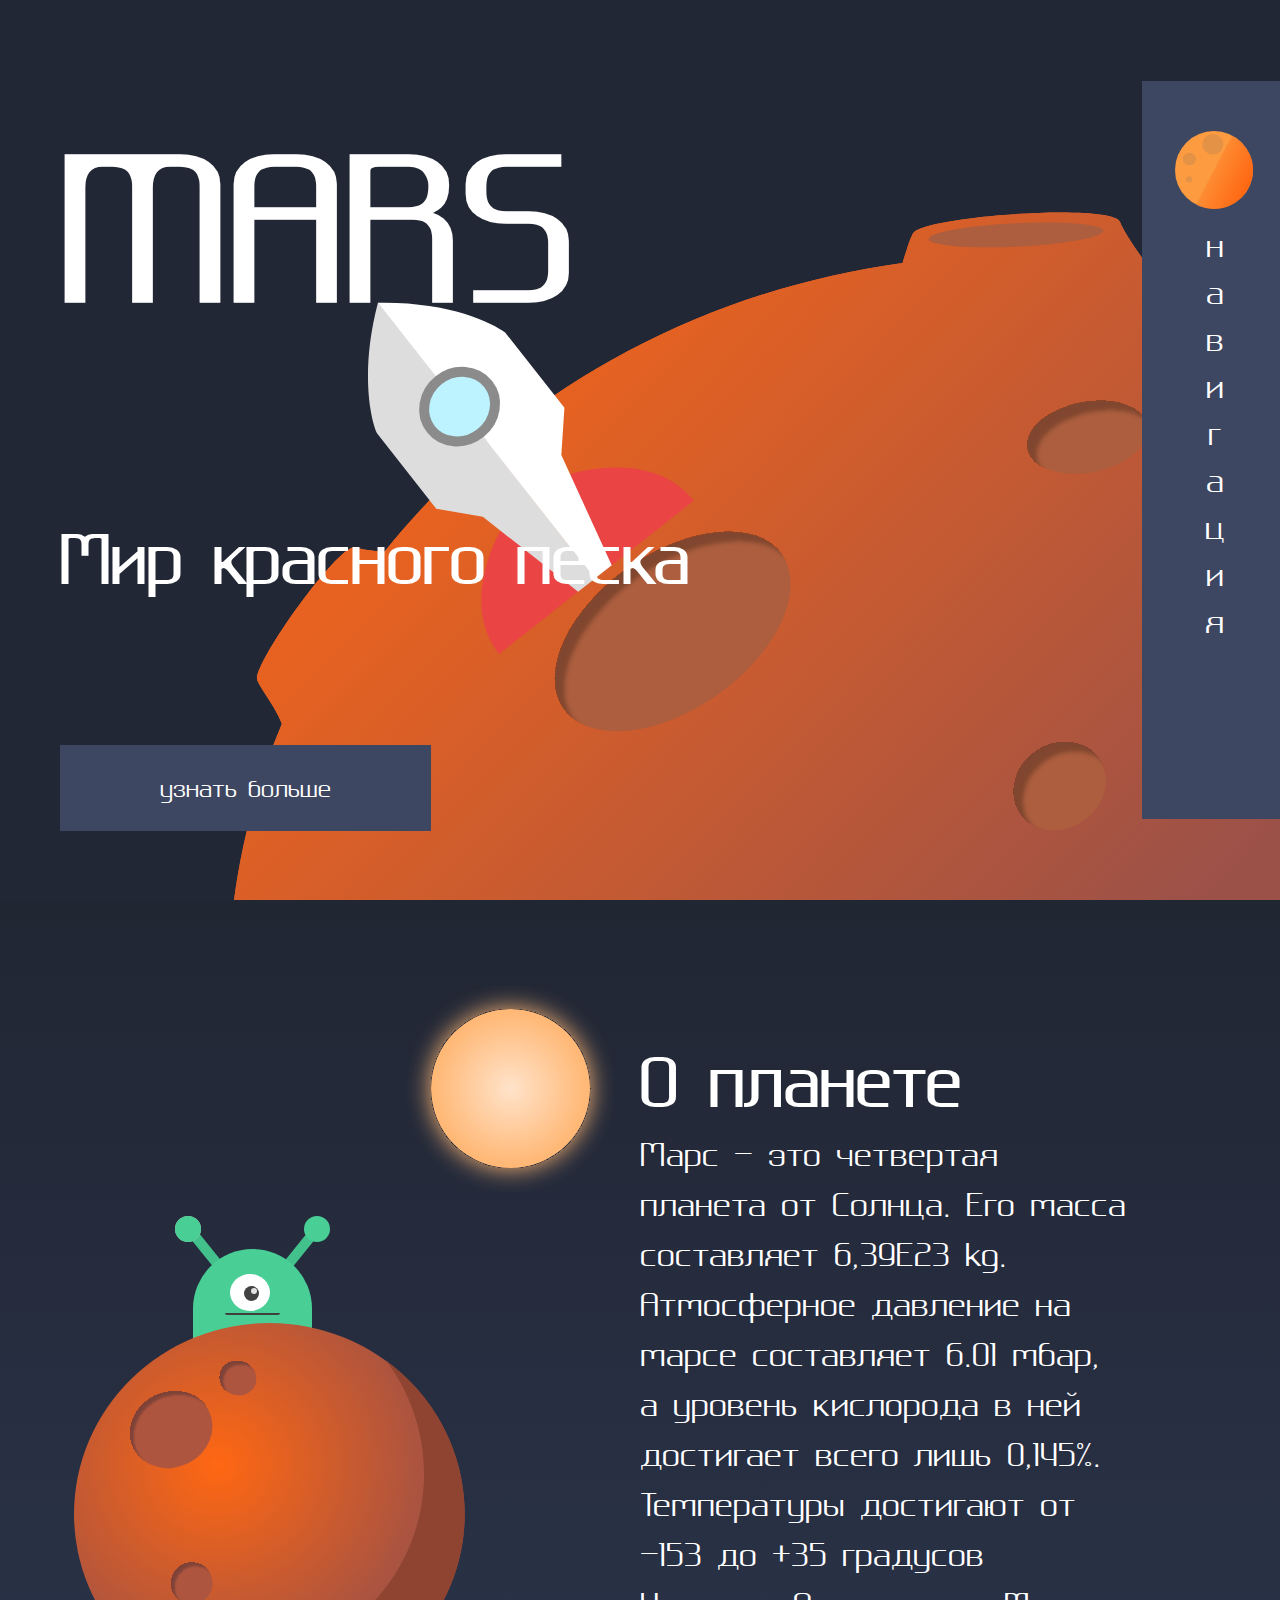
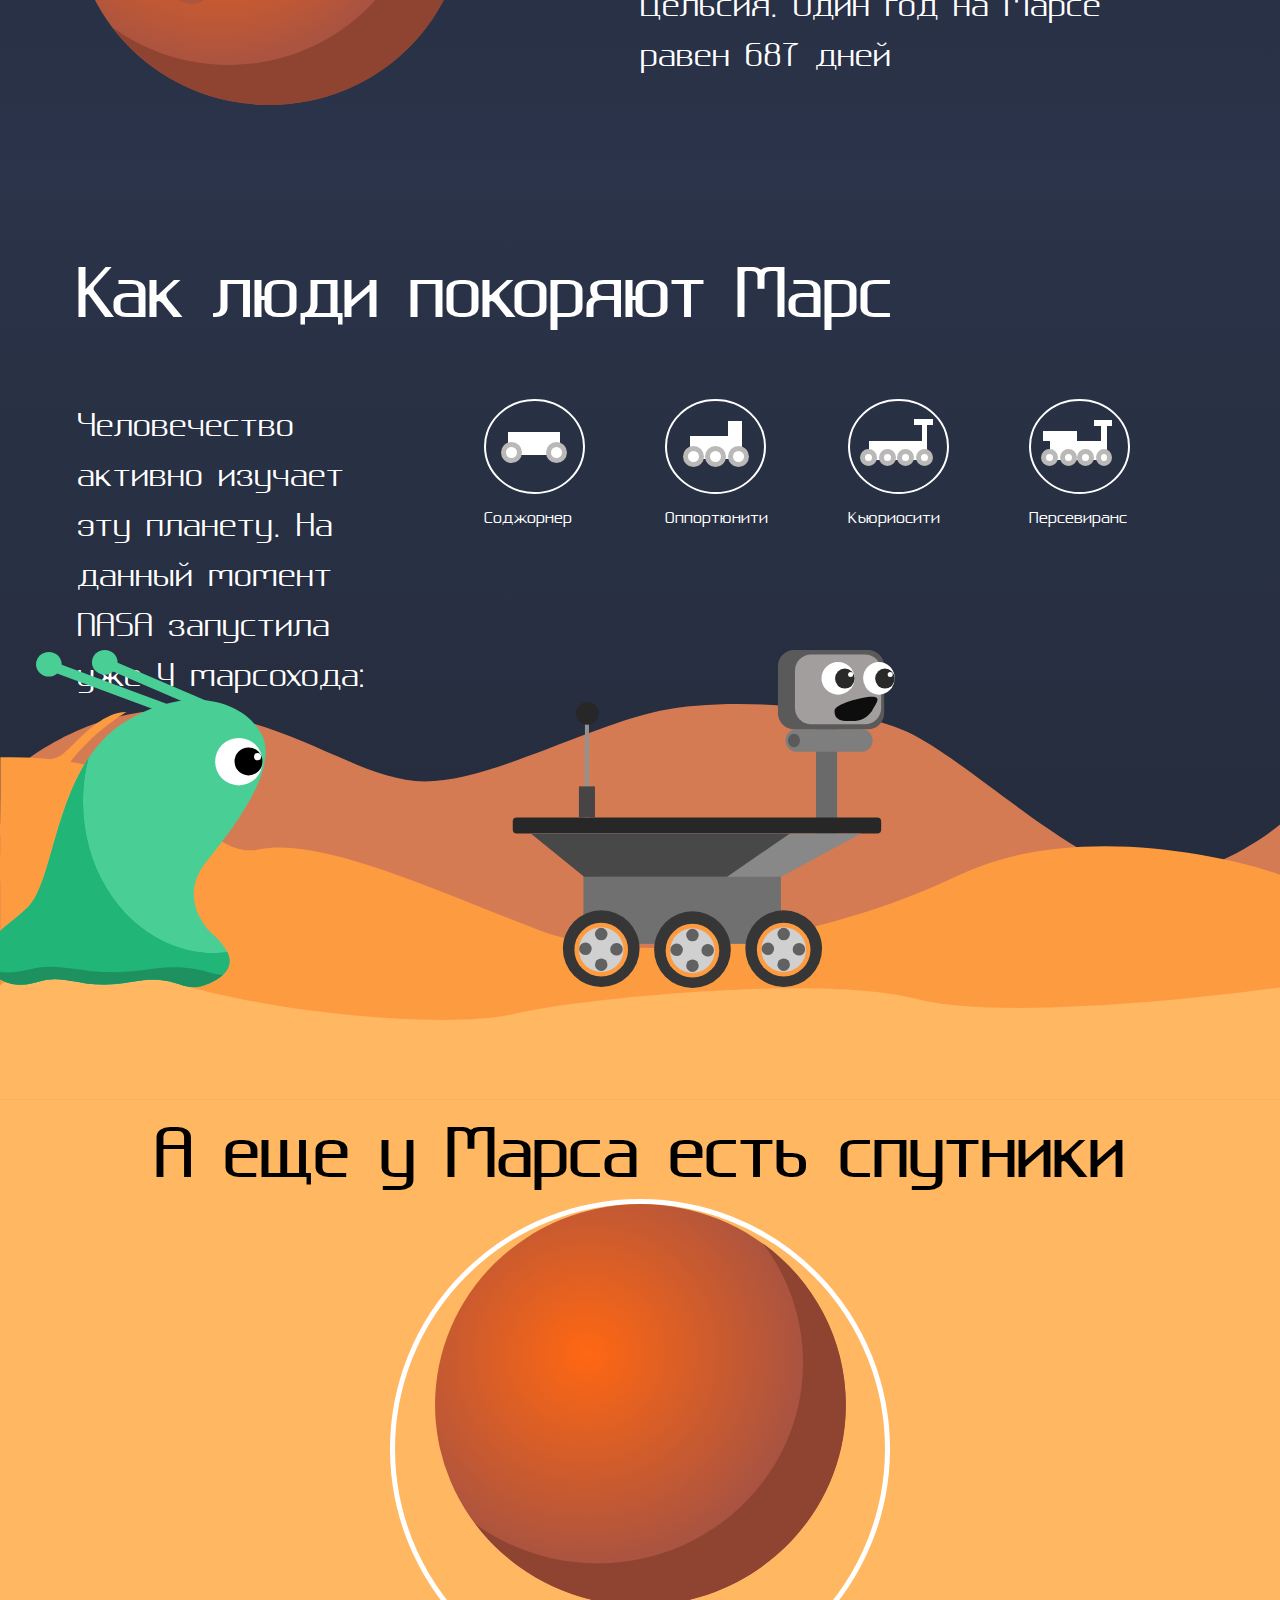
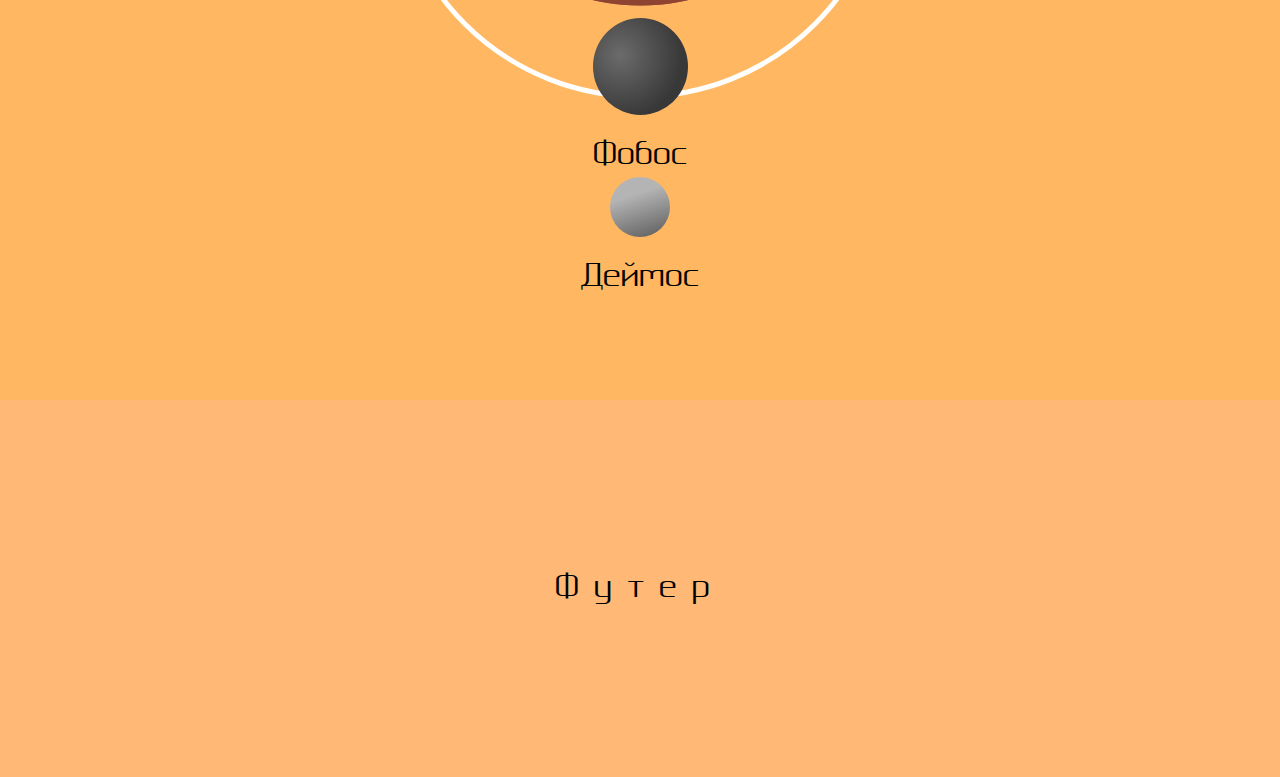
<file: Site about Mars/index.html>
<!DOCTYPE html>
<html lang="en">
  <head>
    <meta charset="UTF-8" />
    <meta name="viewport" content="width=device-width, initial-scale=1.0" />
    <title>Document</title>
    <link rel="stylesheet" href="style.css" />
  </head>
  <body>
    <nav class="nav-section">
      <section class="section-left">
        <a href=""><img src="img/logo.svg" /></a>
        <p class="nav-text">навигация</p>
      </section>
      <section class="section-right">
        <div class="section-right-container">
          <a href="">О планете</a>
          <a href="">Об изучении</a>
          <a href="">О спутниках</a>
          <a href="">О колонизации</a>
        </div>
      </section>
    </nav>
    <header class="header-section">
      <div class="header-bg">
        <img src="img/header-planet.svg" class="header-planet" />
        <img src="img/header-rocket.svg" class="header-rocket" />
      </div>
      <div class="header-content">
        <h1>Mars</h1>
        <h2>Мир красного песка</h2>
        <button>узнать больше</button>
      </div>
    </header>
    <main class="main-section">
      <section class="about-container">
        <div class="about-left">
          <div class="about-alien">
            <img src="img/section-2-alien-eye.svg" class="about-alien-eye" />
          </div>
          <img src="img/section-2-planets.svg" class="about-planet" />
        </div>
        <div class="about-right">
          <h2>О планете</h2>
          <p>
            Марс - это четвертая планета от Солнца. Его масса составляет 6,39E23
            kg. Атмосферное давление на марсе составляет 6.01 мбар, а уровень
            кислорода в ней достигает всего лишь 0,145%. Температуры достигают
            от -153 до +35 градусов Цельсия. Один год на Марсе равен 687 дней
          </p>
        </div>
      </section>
    </main>
    <section class="section-study">
      <div class="study-top">
        <h2>Как люди покоряют Марс</h2>
        <div class="study-container">
          <p>
            Человечество активно изучает эту планету. На данный момент NASA
            запустила уже 4 марсохода:
          </p>
          <div class="study-rovers">
            <div>
              <img src="img/section-3-rover-1-ic.svg" />
              <p>Соджорнер</p>
            </div>
            <div>
              <img src="img/section-3-rover-2-ic.svg" />
              <p>Оппортюнити</p>
            </div>
            <div>
              <img src="img/section-3-rover-3-ic.svg" />
              <p>Кьюриосити</p>
            </div>
            <div>
              <img src="img/section-3-rover-4-ic.svg" />
              <p>Персевиранс</p>
            </div>
          </div>
        </div>
      </div>
      <div class="study-bottom">
        <img src="img/section-3-alien.svg" class="study-alien" />
        <img src="img/section-3-rover.svg" class="study-rover" />
      </div>
    </section>
    <section class="mars-moons">
      <h2>А еще у Марса есть спутники</h2>
      <div class="mars-orbit">
        <img src="img/section-4-mars.svg" class="mars-planet"/>
        <div class="mars-phobos">
            <img src="img/section-4-phobos.svg" />
            <p>Фобос</p>
        </div>
        <div class="mars-deimos">
            <img src="img/section-4-deimos.svg" />
            <p>Деймос</p>
        </div>
      </div>
    </section>
    <footer class="footer">
      <p>Футер</p>
    </footer>
  </body>
  <html>
    <!-- В первом уроке тебе нужно было сделать рабочий макет внутри программы figma, по образцу, который тебе предоставлен. Или же сделать свой сайт по тематике, но следуя структуре, представленной в шаблоне.

Сегодня же домашним заданием будет являться верстка этого дизайна. Верстка должна быть выполнена с использованием семантических тегов и проверена на валидаторе, на предмет ошибок в коде.
Материалы в папке "Знакомство с Figma -->

<!-- Сделать раздел со спутниками  предпоследний раздел  с ракетой (тех задание в Домашнее задание.pdf) -->

  </html>
</html>
</file>
<file: Site about Mars/style.css>
@font-face {
  src: url(font/Gputeks-Regular.woff) format ("woff"),
    url("font/Gputeks-Regular.woff2") format("woff2");
  font-family: "Gputeks";
}

* {
  font-family: "Gputeks";
  padding: 0;
  margin: 0;
  box-sizing: border-box;
}

html {
  font-size: 30px;
}

h1 {
  font-size: 6rem;
}

h2 {
  font-size: 2rem;
}

p {
  font-size: 1rem;
}

.nav-section {
  height: calc(100vh - 162px);
  width: 430px;
  position: fixed;
  display: flex;
  right: 0;
  top: 50%;
  transform: translate(292px, -50%);
  background-color: #3e4761;
  transition: 1s;
  z-index: 1234567890;
}
.nav-text {
  writing-mode: vertical-lr;
  text-orientation: upright;
  color: white;
}

.section-left {
  display: flex;
  flex-direction: column;
  align-items: center;
  padding: 50px 53px 0px 33px;
}

.section-right-container a {
  color: white;
  text-decoration: none;
}

.section-right-container {
  display: flex;
  flex-direction: column;
  padding: 150px 0 150px;
  gap: 41px;
}

.nav-section:hover {
  transform: translate(0, -50%);
}

.header-section {
  background-color: #222735;
  height: 100vh;
  width: 100%;
  position: relative;
}

.header-bg {
  position: absolute;
  height: 100%;
  width: 100%;
}

.header-content {
  position: absolute;
  height: 100%;
  width: 100%;
  color: white;
  display: flex;
  top: 0;
  left: 0;
  flex-direction: column;
  justify-content: space-around;
  padding-left: 60px;
  align-items: flex-start;
}

.header-content h1 {
  text-transform: uppercase;
}

.header-planet {
  right: 0;
  bottom: 0;
  position: absolute;
}

.header-rocket {
  position: absolute;
  left: 22%;
  top: 25%;
  animation: rocket-flight 5s 1 forwards linear;
}

@keyframes rocket-flight {
  0% {
    top: 100%;
    left: 0;
    transform: rotate(90deg);
  }

  40% {
    top: 100px;
    left: 250px;
    transform: rotate(45deg);
  }
  100% {
    top: 200px;
    left: 500px;
    transform: rotate(0);
  }
}

.header-section button {
  background-color: #3e4761;
  color: white;
  padding: 25px 100px;
  font-size: 22px;
  border: none;
}

.about-container {
  background-image: linear-gradient(#212633, #2b344b);
  color: white;
  display: flex;
  height: 100vh;
  position: relative;
}

.about-left {
  width: 50%;
  padding: 85px 74px;
}

.about-right {
  width: 50%;
  padding: 130px 150px 0 0;
}

.about-planet {
  height: 80%;
  position: absolute;
}

.about-alien {
  background-image: url("img/section-2-alien.svg");
  width: 155px;
  height: 197px;
  position: absolute;
  left: 175px;
  bottom: 43%;
  animation: alien-body 3s infinite alternate linear;
}

@keyframes alien-body{

    0%{
        transform:translateY(0);
    }
    100%{
        transform:translateY(70%);
    }
}

@keyframes alien-eye{

    0%{
      transform:translateX(-90%);
    }

    100%{
      transform:translateX(75%);
    }
}

.about-alien-eye {
  position: absolute;
  left: 69px;
  bottom: 57%;
  animation: alien-eye 1s infinite alternate linear;
}

.footer {
  width: 100%;
  height: 377px;
  background-color: #ffb876;
  letter-spacing: 15px;
  text-align: center;
}

.footer p {
  padding-top: 160px;
  font-size: 30px;
}

.section-study {
  height: 100vh;
  background-image: url("img/section-3-bg.svg"),
    linear-gradient(#2a3348, #242a3a);
  background-repeat: no-repeat;
  background-position: bottom;
  background-size: 100%;
  color: white;
}

.study-top {
  height: 50%;
  padding: 40px 150px 121px 77px;
}

.study-bottom {
  height: 50%;
  position: relative;
  overflow: hidden;
  width: 100%;
}

.study-container {
  display: flex;
  gap: 115px;
}

.study-rovers {
  display: flex;
  gap: 80px;
}

.study-rovers p {
  font-size: 0.5rem;
}

.section-study h2 {
  padding-bottom: 60px;
}

.study-alien,
.study-rover {
  height: 75%;
  position: absolute;
}

.study-rover{
  left: 40%;
  animation: rover-move 10s infinite forwards; 
  /* transform:rotateY(180deg); */
}

@keyframes rover-move {

    0%{
      left: 20%;
    }
    15%{
      left:60;
      transform:rotateY(0deg);
    }
    30%{
      transform:rotateY(180deg);
      left: 60%;
    }
    50%{
      left: 40%;
      transform:rotateY(180deg);
    }
    70%{
      left: 40%;
      transform:rotateY(180deg);
    }
    100%{
      left: 100%;
      transform:rotateY(180deg);
    }
}

.study-alien{
  animation: alien-move 10s infinite forwards;
}

@keyframes alien-move{
    0%{
      left: -20%
    }
}

.mars-moons {
  background-color: #ffb762;
  text-align: center;
  height: 100vh;
}

.mars-orbit {
  width: 500px;
  height: 500px;
  border-radius: 50%;
  border: 5px white solid;
  margin: auto;
}
</file>
